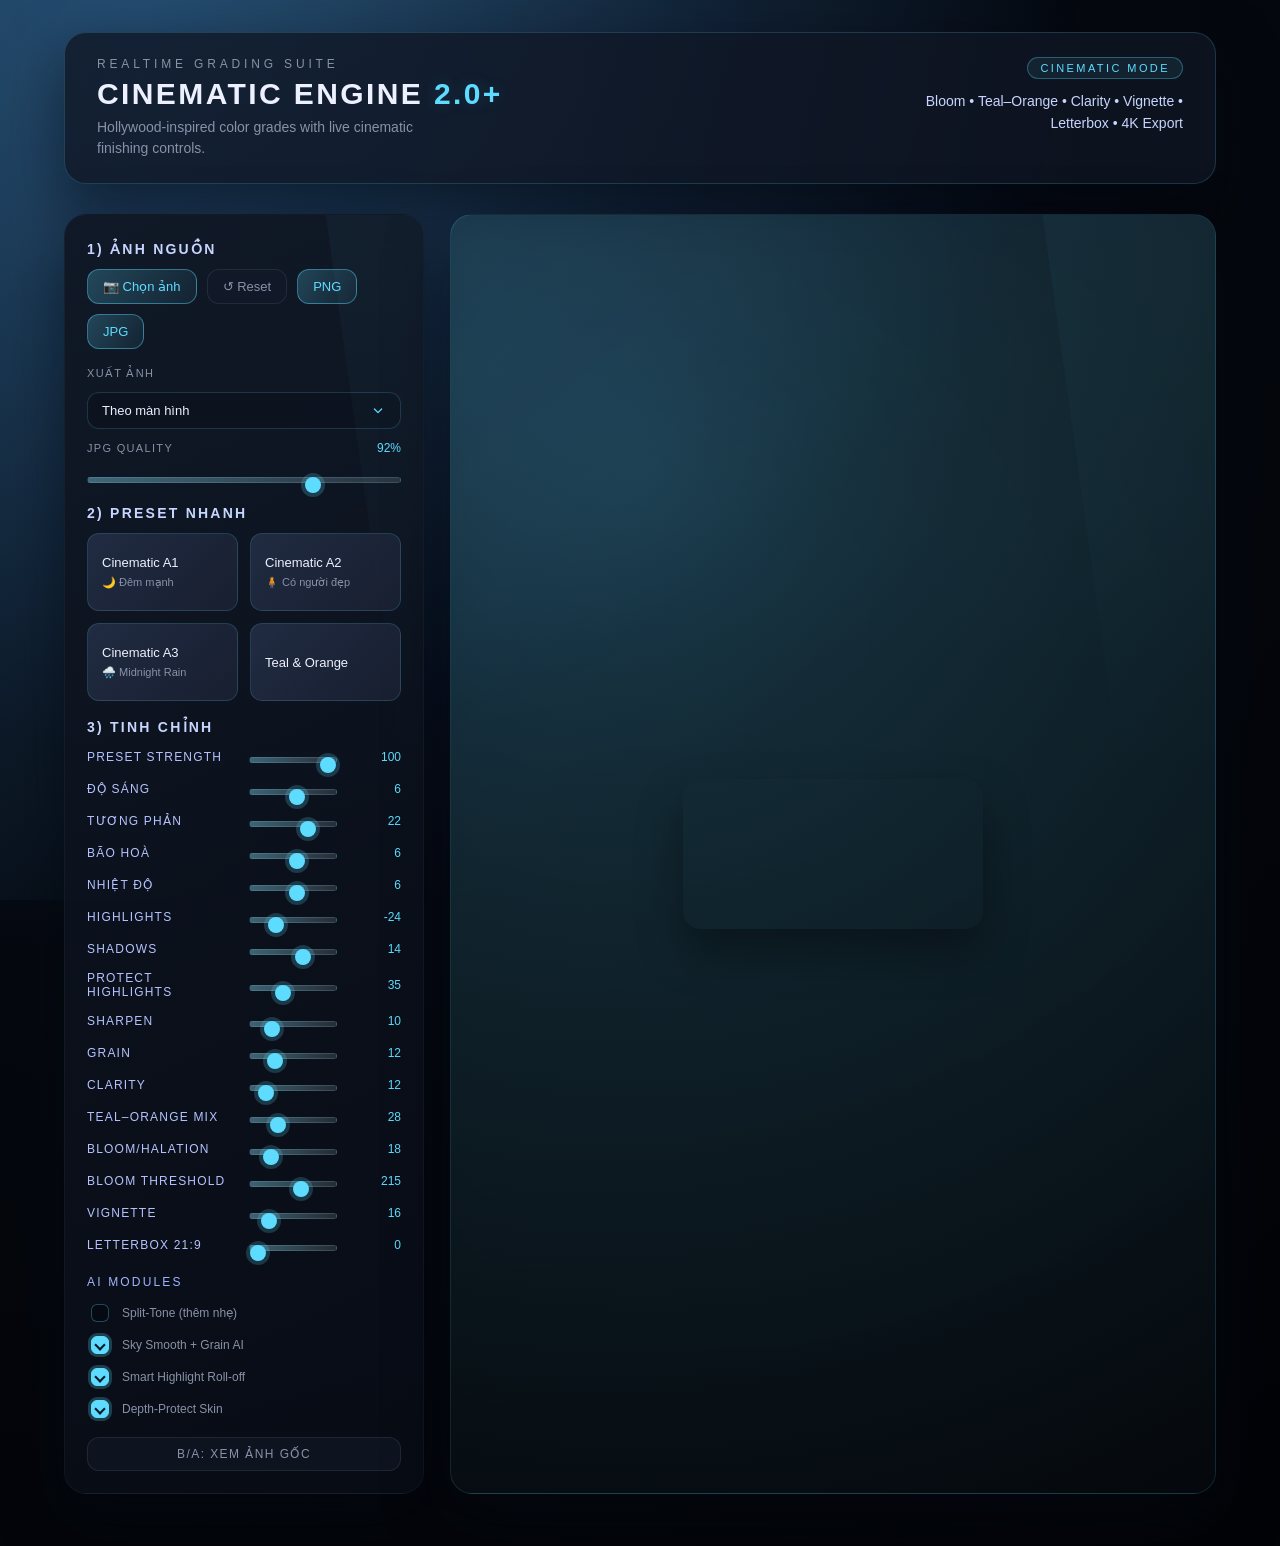
<file: index.html>
<!doctype html>
<html lang="vi">
<head>
<meta charset="utf-8">
<meta name="viewport" content="width=device-width,initial-scale=1">
<title>Cinematic Engine 2.0+</title>
<style>
  :root{
    --bg:#05070b;
    --bg-alt:#0b111b;
    --panel:#101724;
    --panel-border:rgba(94,220,255,.18);
    --text:#edf1ff;
    --muted:#8891a8;
    --accent:#5edcff;
    --accent-soft:rgba(94,220,255,.16);
    --shadow:0 24px 60px rgba(4,9,18,.55);
  }
  *{box-sizing:border-box;font-family:"Inter","Segoe UI",Roboto,"Helvetica Neue",Arial,sans-serif}
  body{margin:0;min-height:100vh;background:radial-gradient(circle at 10% 0%,#17294d 0%,#05080f 50%,#020306 100%);color:var(--text);display:flex;flex-direction:column;align-items:center;position:relative;overflow-x:hidden}
  body::before{content:"";position:fixed;inset:0;background-image:linear-gradient(115deg,rgba(94,220,255,.12) 0%,rgba(94,220,255,0) 42%),radial-gradient(circle at 20% -10%,rgba(94,220,255,.18),transparent 60%);opacity:.85;pointer-events:none;z-index:0}
  main{width:100%;max-width:1240px;padding:32px clamp(16px,4vw,44px) 52px;position:relative;z-index:1}
  header{display:flex;align-items:flex-start;justify-content:space-between;gap:24px;padding:24px clamp(18px,3vw,32px);margin-bottom:30px;background:rgba(16,23,36,.78);border:1px solid var(--panel-border);border-radius:22px;box-shadow:var(--shadow);backdrop-filter:blur(18px)}
  header .title-block{display:flex;flex-direction:column;gap:6px}
  header .eyebrow{font-size:12px;letter-spacing:.32em;text-transform:uppercase;color:var(--muted)}
  header strong{font-size:30px;font-weight:700;letter-spacing:.08em;text-transform:uppercase;display:block}
  header strong span{color:var(--accent);text-shadow:0 0 18px var(--accent-soft)}
  header .subtitle{font-size:14px;color:var(--muted);max-width:360px;line-height:1.5}
  header .meta{display:flex;flex-direction:column;gap:12px;align-items:flex-end;text-align:right}
  header .pill{align-self:flex-end;padding:4px 12px;border-radius:999px;border:1px solid rgba(94,220,255,.32);color:var(--accent);font-size:11px;letter-spacing:.22em;text-transform:uppercase;background:rgba(94,220,255,.08)}
  header .tagline{font-size:14px;color:#c7d6ff;max-width:280px;line-height:1.55}
  .wrap{display:grid;grid-template-columns:minmax(320px,360px) 1fr;gap:26px}
  .panel{position:relative;background:linear-gradient(155deg,rgba(16,23,36,.94),rgba(8,13,22,.9));border-radius:22px;border:1px solid rgba(255,255,255,.04);box-shadow:var(--shadow);padding:22px;overflow:hidden}
  .panel::before{content:"";position:absolute;inset:-52% -40% auto auto;width:58%;height:140%;background:radial-gradient(circle at top,rgba(94,220,255,.28),transparent 68%);opacity:.32;transform:rotate(-8deg);pointer-events:none}
  .panel h3{margin:18px 0 12px;font-size:14px;letter-spacing:.16em;text-transform:uppercase;color:#c7d6ff}
  .panel h3:first-of-type{margin-top:4px}
  .small{font-size:12px;color:var(--muted)}
  .section-heading{margin:20px 0 10px;font-size:12px;letter-spacing:.18em;text-transform:uppercase;color:#9fb5ff}
  .btns{display:flex;flex-wrap:wrap;gap:10px;margin-bottom:18px}
  button,.btn{border:none;outline:none;display:inline-flex;align-items:center;justify-content:center;gap:6px;padding:9px 15px;border-radius:12px;font-size:13px;font-weight:500;background:linear-gradient(135deg,rgba(35,46,70,.9),rgba(27,34,52,.82));border:1px solid rgba(94,220,255,.16);color:var(--text);cursor:pointer;transition:transform .18s ease,box-shadow .18s ease,background .18s ease;position:relative;z-index:1}
  button::after,.btn::after{content:"";position:absolute;inset:0;border-radius:inherit;background:linear-gradient(135deg,rgba(94,220,255,.14),rgba(94,220,255,0));opacity:0;transition:opacity .18s ease;z-index:-1}
  button:hover,.btn:hover{transform:translateY(-1px);box-shadow:0 12px 28px rgba(0,0,0,.35)}
  button:hover::after,.btn:hover::after{opacity:1}
  button:focus-visible,.btn:focus-visible{outline:2px solid var(--accent);outline-offset:2px}
  button.ghost{background:rgba(20,27,43,.55);border:1px solid rgba(255,255,255,.08);color:var(--muted)}
  button.accent,.btn.accent{background:linear-gradient(120deg,rgba(94,220,255,.24),rgba(94,220,255,.06));border:1px solid rgba(94,220,255,.42);color:var(--accent)}
  label.btn{cursor:pointer}
  input[type=file]{display:none}
  .field-label{display:flex;flex-direction:column;gap:6px;font-size:11px;letter-spacing:.12em;text-transform:uppercase;color:var(--muted);margin-bottom:12px}
  .field-label.split{flex-direction:row;align-items:center;justify-content:space-between}
  .field-label span{font-size:12px;letter-spacing:0;text-transform:none;color:var(--accent)}
  select,input[type=range]{width:100%;background:rgba(12,18,30,.68);border:1px solid rgba(94,220,255,.18);border-radius:12px;color:var(--text);padding:10px 14px;font-size:13px;margin-top:6px;appearance:none}
  select{background-image:url('data:image/svg+xml;utf8,<svg xmlns="http://www.w3.org/2000/svg" width="20" height="20" fill="%235edcff" viewBox="0 0 20 20"><path d="M5.5 7.5 10 12l4.5-4.5" stroke="%235edcff" stroke-width="1.6" stroke-linecap="round" stroke-linejoin="round" fill="none"/></svg>');background-repeat:no-repeat;background-position:right 14px center;background-size:16px;padding-right:38px}
  select:focus-visible,input[type=range]:focus-visible{outline:2px solid rgba(94,220,255,.42);outline-offset:2px}
  input[type=range]{height:6px;padding:0;background:linear-gradient(90deg,rgba(94,220,255,.3),rgba(94,220,255,0));margin:10px 0 4px}
  input[type=range]::-webkit-slider-thumb{appearance:none;height:16px;width:16px;border-radius:50%;background:var(--accent);box-shadow:0 0 0 4px rgba(94,220,255,.2);border:none}
  input[type=range]::-moz-range-thumb{height:16px;width:16px;border-radius:50%;background:var(--accent);box-shadow:0 0 0 4px rgba(94,220,255,.2);border:none}
  input[type=range]::-webkit-slider-runnable-track{height:6px;border-radius:999px;background:rgba(255,255,255,.12)}
  input[type=range]::-moz-range-track{height:6px;border-radius:999px;background:rgba(255,255,255,.12)}
  .grid2{display:grid;grid-template-columns:repeat(2,minmax(0,1fr));gap:12px}
  button.preset{flex-direction:column;align-items:flex-start;justify-content:center;text-align:left;min-height:78px;padding:14px}
  button.preset span{font-size:11px;color:var(--muted)}
  .control{display:grid;grid-template-columns:150px 1fr 52px;gap:12px;align-items:center;margin:12px 0}
  .control label{font-size:12px;letter-spacing:.1em;text-transform:uppercase;color:#b4c3ff}
  .control .small{justify-self:end;font-variant-numeric:tabular-nums;color:var(--accent)}
  #origSizeInfo{margin-top:10px;color:var(--muted)}
  #canvasWrap{display:flex;align-items:center;justify-content:center;background:radial-gradient(circle at 25% 20%,rgba(94,220,255,.22),rgba(5,8,13,.94));border-radius:22px;border:1px solid rgba(94,220,255,.14);box-shadow:var(--shadow);overflow:hidden;min-height:420px;position:relative}
  #canvasWrap::after{content:"";position:absolute;inset:0;background:linear-gradient(180deg,rgba(10,14,24,.45),transparent 35%,rgba(0,0,0,.35));mix-blend-mode:screen;opacity:.55;pointer-events:none}
  #canvasWrap canvas{position:relative;max-width:100%;max-height:82vh;border-radius:18px;box-shadow:0 22px 45px rgba(0,0,0,.38)}
  .ai-toggle-group{display:grid;gap:8px;margin-top:12px}
  .ai-toggle-group label{display:flex;gap:10px;align-items:center;font-size:12px;color:var(--muted);cursor:pointer}
  .ai-toggle-group input[type=checkbox]{appearance:none;width:18px;height:18px;border-radius:6px;border:1px solid rgba(94,220,255,.3);background:rgba(5,9,18,.8);position:relative;transition:all .18s ease}
  .ai-toggle-group input[type=checkbox]:checked{background:var(--accent);border-color:var(--accent);box-shadow:0 0 0 3px rgba(94,220,255,.24)}
  .ai-toggle-group input[type=checkbox]::after{content:"";position:absolute;inset:4px;border:2px solid #031726;border-top:none;border-left:none;transform:rotate(45deg);opacity:0}
  .ai-toggle-group input[type=checkbox]:checked::after{opacity:1}
  #beforeAfterBtn{width:100%;margin-top:16px;justify-content:center;font-size:12px;letter-spacing:.12em;text-transform:uppercase}
  @media (max-width:1080px){.wrap{grid-template-columns:1fr}#canvasWrap{min-height:360px}}
  @media (max-width:720px){header{flex-direction:column;align-items:flex-start;text-align:left}header .meta{align-items:flex-start;text-align:left}header .tagline{max-width:none}}
</style>
</head>
<body>
<main>
<header>
  <div class="title-block">
    <div class="eyebrow">Realtime grading suite</div>
    <strong>Cinematic Engine <span>2.0+</span></strong>
    <div class="subtitle">Hollywood-inspired color grades with live cinematic finishing controls.</div>
  </div>
  <div class="meta">
    <span class="pill">Cinematic Mode</span>
    <div class="tagline">Bloom • Teal–Orange • Clarity • Vignette • Letterbox • 4K Export</div>
  </div>
</header>

<div class="wrap">
  <div class="panel">
    <h3>1) Ảnh nguồn</h3>
    <div class="btns">
      <label class="btn accent">📷 Chọn ảnh<input id="file" type="file" accept="image/*"></label>
      <button id="reset" class="ghost">↺ Reset</button>
      <button id="downloadPng" class="accent">PNG</button>
      <button id="downloadJpg" class="accent">JPG</button>
    </div>
    <label class="field-label">Xuất ảnh
      <select id="exportSize">
        <option value="display">Theo màn hình</option>
        <option value="original">Kích thước gốc</option>
      </select>
    </label>
    <label class="field-label split">JPG Quality <span id="jpgQVal">92%</span></label>
    <input id="jpgQuality" type="range" min="70" max="100" value="92">
    <div id="origSizeInfo" class="small"></div>

    <h3>2) Preset nhanh</h3>
    <div class="grid2">
      <button class="preset" data-preset="cinA1">Cinematic A1<br><span class="small">🌙 Đêm mạnh</span></button>
      <button class="preset" data-preset="cinA2">Cinematic A2<br><span class="small">🧍 Có người đẹp</span></button>
      <button class="preset" data-preset="cinA3">Cinematic A3<br><span class="small">🌧️ Midnight Rain</span></button>
      <button class="preset" data-preset="teal">Teal & Orange</button>
    </div>

    <h3>3) Tinh chỉnh</h3>
    <div id="controls"></div>

    <div class="section-heading">AI Modules</div>
    <div class="ai-toggle-group">
      <label><input type="checkbox" id="splitTone"> Split-Tone (thêm nhẹ)</label>
      <label><input type="checkbox" id="skySmooth" checked> Sky Smooth + Grain AI</label>
      <label><input type="checkbox" id="smartHL" checked> Smart Highlight Roll-off</label>
      <label><input type="checkbox" id="depthSkin" checked> Depth-Protect Skin</label>
    </div>
    <button id="beforeAfterBtn" class="ghost">B/A: Xem ảnh gốc</button>
  </div>

  <div class="panel" id="canvasWrap">
    <canvas id="c"></canvas>
  </div>
</div>
</main>

<script>
// ===== DOM
const c=document.getElementById('c'), ctx=c.getContext('2d',{willReadFrequently:true});
const file=document.getElementById('file');
const exportSizeEl=document.getElementById('exportSize');
const jpgQEl=document.getElementById('jpgQuality');
const jpgQVal=document.getElementById('jpgQVal');
const origSizeInfo=document.getElementById('origSizeInfo');
const splitToneEl=document.getElementById('splitTone');
const baBtn=document.getElementById('beforeAfterBtn');

let originalBitmap=null, imageDataOriginal=null, showingOriginal=false;

// ===== Params
const P={
  preset:100, brightness:6, contrast:22, saturation:6, temperature:6,
  highlights:-24, shadows:14, sharpen:10, grain:12, protectHL:35,
  // new cinematic controls
  bloomStrength:18, bloomThreshold:215,
  clarity:12, vignette:16, tealOrange:28, letterbox:0,
  // ai toggles
  skySmooth:true, smartHL:true, depthSkin:true
};

const sliders=[
  {key:'preset',label:'Preset Strength',min:0,max:100},
  {key:'brightness',label:'Độ sáng',min:-50,max:50},
  {key:'contrast',label:'Tương phản',min:-50,max:50},
  {key:'saturation',label:'Bão hoà',min:-50,max:50},
  {key:'temperature',label:'Nhiệt độ',min:-50,max:50},
  {key:'highlights',label:'Highlights',min:-50,max:50},
  {key:'shadows',label:'Shadows',min:-50,max:50},
  {key:'protectHL',label:'Protect Highlights',min:0,max:100},
  {key:'sharpen',label:'Sharpen',min:0,max:50},
  {key:'grain',label:'Grain',min:0,max:50},
  // new
  {key:'clarity',label:'Clarity',min:0,max:100},
  {key:'tealOrange',label:'Teal–Orange Mix',min:0,max:100},
  {key:'bloomStrength',label:'Bloom/Halation',min:0,max:100},
  {key:'bloomThreshold',label:'Bloom Threshold',min:150,max:255},
  {key:'vignette',label:'Vignette',min:0,max:100},
  {key:'letterbox',label:'Letterbox 21:9',min:0,max:100}
];

function makeControls(){
  const el=document.getElementById('controls'); el.innerHTML='';
  sliders.forEach(s=>{
    const row=document.createElement('div'); row.className='control';
    row.innerHTML=`<label>${s.label}</label>
      <input id="sl-${s.key}" type="range" min="${s.min}" max="${s.max}" value="${P[s.key]}">
      <div class="small" id="val-${s.key}">${P[s.key]}</div>`;
    el.appendChild(row);
    row.querySelector('input').addEventListener('input',e=>{
      P[s.key]=+e.target.value;
      row.querySelector('#val-'+s.key).textContent=e.target.value;
      draw();
    });
  });
}
makeControls();

// ===== Load & Fit
function fitCanvas(w,h){
  const maxW=document.getElementById('canvasWrap').clientWidth-16;
  const maxH=window.innerHeight*0.78;
  const r=Math.min(maxW/w,maxH/h,1);
  c.width=Math.round(w*r); c.height=Math.round(h*r);
  origSizeInfo.textContent=`Gốc: ${w}×${h} | Hiển thị: ${c.width}×${c.height}`;
}

file.onchange=async e=>{ await load(e.target.files?.[0]); };
async function load(f){
  if(!f) return;
  originalBitmap = await createImageBitmap(f); // no fetch
  fitCanvas(originalBitmap.width, originalBitmap.height);
  ctx.drawImage(originalBitmap,0,0,c.width,c.height);
  imageDataOriginal = ctx.getImageData(0,0,c.width,c.height);
  showingOriginal=false; baBtn.textContent='B/A: Xem ảnh gốc';
  draw();
}

// ===== Utils
const clamp=v=>v<0?0:(v>255?255:v);
const luma=(r,g,b)=>0.2126*r+0.7152*g+0.0722*b;
function rgb2hsl(r,g,b){
  r/=255;g/=255;b/=255;
  const max=Math.max(r,g,b),min=Math.min(r,g,b);
  let h=0,s=0,l=(max+min)/2;
  if(max!==min){
    const d=max-min;
    s=l>0.5?d/(2-max-min):d/(max+min);
    switch(max){case r:h=(g-b)/d+(g<b?6:0);break;
                case g:h=(b-r)/d+2;break;
                case b:h=(r-g)/d+4;}
    h/=6;
  }
  return[h,s,l];
}
function hsl2rgb(h,s,l){
  let r,g,b;
  if(s===0) r=g=b=l;
  else{
    const q=l<.5?l*(1+s):l+s-l*s,p=2*l-q;
    const f=t=>{ if(t<0)t+=1;if(t>1)t-=1;
      if(t<1/6)return p+(q-p)*6*t;
      if(t<1/2)return q;
      if(t<2/3)return p+(q-p)*(2/3-t)*6;
      return p; };
    r=f(h+1/3); g=f(h); b=f(h-1/3);
  }
  return[r*255,g*255,b*255];
}
const getHue=(r,g,b)=>rgb2hsl(r,g,b)[0]*360;
const isSky=(r,g,b)=>{const Y=luma(r,g,b),h=getHue(r,g,b);return (h>170&&h<255&&Y>70);} ;

// ===== Effects
function clarityLuma(data,w,h,amt){
  if(amt<=0) return;
  const src=new Uint8ClampedArray(data);
  const k=[0,-1,0,-1,5,-1,0,-1,0];
  const a=amt/120;
  for(let y=1;y<h-1;y++){
    for(let x=1;x<w-1;x++){
      let hp=0,ki=0;
      for(let j=-1;j<=1;j++){
        for(let i=-1;i<=1;i++){
          const p=((y+j)*w+(x+i))*4;
          const Y=luma(src[p],src[p+1],src[p+2]);
          hp += Y*k[ki++];
        }
      }
      const p=(y*w+x)*4, boost=a*hp;
      data[p]=clamp(data[p]+boost);
      data[p+1]=clamp(data[p+1]+boost);
      data[p+2]=clamp(data[p+2]+boost);
    }
  }
}

function tealOrangeRemap(data,mix){
  if(mix<=0) return;
  const m=mix/100;
  for(let i=0;i<data.length;i+=4){
    const r=data[i], g=data[i+1], b=data[i+2];
    const Y=luma(r,g,b);
    const t=Math.max(0,(170-Y)/170), h=Math.max(0,(Y-160)/95);
    const rr=r + (-8*t + 16*h);
    const gg=g + (12*t + 6*h);
    const bb=b + (18*t - 10*h);
    data[i]=clamp(r*(1-m)+rr*m);
    data[i+1]=clamp(g*(1-m)+gg*m);
    data[i+2]=clamp(b*(1-m)+bb*m);
  }
}

function skySmoothAdaptive(data,w,h){
  const src=new Uint8ClampedArray(data);
  const rad=1;
  for(let y=1;y<h-1;y++){
    for(let x=1;x<w-1;x++){
      const p=(y*w+x)*4;
      const r=src[p],g=src[p+1],b=src[p+2];
      if(!isSky(r,g,b)) continue;
      let muR=0,muG=0,muB=0,cnt=0;
      for(let j=-rad;j<=rad;j++) for(let i=-rad;i<=rad;i++){
        const q=((y+j)*w+(x+i))*4;
        muR+=src[q]; muG+=src[q+1]; muB+=src[q+2]; cnt++;
      }
      muR/=cnt; muG/=cnt; muB/=cnt;
      let varSum=0;
      for(let j=-rad;j<=rad;j++) for(let i=-rad;i<=rad;i++){
        const q=((y+j)*w+(x+i))*4;
        varSum+=Math.abs(src[q]-muR)+Math.abs(src[q+1]-muG)+Math.abs(src[q+2]-muB);
      }
      const flat=Math.max(0,1-varSum/(cnt*60));
      const a=0.35*flat;
      data[p]=clamp(src[p]*(1-a)+muR*a);
      data[p+1]=clamp(src[p+1]*(1-a)+muG*a);
      data[p+2]=clamp(src[p+2]*(1-a)+muB*a);
    }
  }
}

function grain(data,a){
  if(a<=0) return;
  for(let i=0;i<data.length;i+=4){
    const r=data[i],g=data[i+1],b=data[i+2];
    const base=(Math.random()*2-1)*30*a;
    const n = base*(isSky(r,g,b)?1.6:1.0);
    data[i]=clamp(r+n); data[i+1]=clamp(g+n); data[i+2]=clamp(b+n);
  }
}

function sharpen(data,w,h,amt){
  if(amt<=0) return;
  const src=new Uint8ClampedArray(data);
  const k=[0,-1,0,-1,5,-1,0,-1,0];
  for(let y=1;y<h-1;y++){
    for(let x=1;x<w-1;x++){
      const idx=(y*w+x)*4;
      for(let c=0;c<3;c++){
        let sum=0,ki=0;
        for(let j=-1;j<=1;j++) for(let i=-1;i<=1;i++){
          const p=((y+j)*w+(x+i))*4+c;
          sum+=src[p]*k[ki++];
        }
        data[idx+c]=clamp(src[idx+c]*(1-amt)+sum*amt);
      }
    }
  }
}

function bloomAdd(data,w,h,strength,threshold){
  if(strength<=0) return;
  const s=strength/100;
  const dw=Math.max(1,(w/4)|0), dh=Math.max(1,(h/4)|0);
  const small=new Float32Array(dw*dh*3);
  // downsample + bright pass
  for(let y=0;y<dh;y++){
    for(let x=0;x<dw;x++){
      let rSum=0,gSum=0,bSum=0,cnt=0;
      for(let j=0;j<4;j++) for(let i=0;i<4;i++){
        const sx=Math.min(w-1,x*4+i), sy=Math.min(h-1,y*4+j);
        const p=(sy*w+sx)*4;
        const r=data[p], g=data[p+1], b=data[p+2];
        const Y=luma(r,g,b);
        if(Y>=threshold){ rSum+=r; gSum+=g; bSum+=b; cnt++; }
      }
      const o=(y*dw+x)*3;
      if(cnt>0){ small[o]=rSum/cnt; small[o+1]=gSum/cnt; small[o+2]=bSum/cnt; }
    }
  }
  // simple box-blur 2 passes
  const blur=(buf)=>{
    const tmp=new Float32Array(buf.length);
    // horiz
    for(let y=0;y<dh;y++){
      for(let x=0;x<dw;x++){
        let r=0,g=0,b=0,c=0;
        for(let k=-1;k<=1;k++){
          const xx=Math.min(dw-1,Math.max(0,x+k));
          const o=(y*dw+xx)*3; r+=buf[o]; g+=buf[o+1]; b+=buf[o+2]; c++;
        }
        const t=(y*dw+x)*3; tmp[t]=r/c; tmp[t+1]=g/c; tmp[t+2]=b/c;
      }
    }
    // vert
    for(let y=0;y<dh;y++){
      for(let x=0;x<dw;x++){
        let r=0,g=0,b=0,c=0;
        for(let k=-1;k<=1;k++){
          const yy=Math.min(dh-1,Math.max(0,y+k));
          const o=(yy*dw+x)*3; r+=tmp[o]; g+=tmp[o+1]; b+=tmp[o+2]; c++;
        }
        const t=(y*dw+x)*3; buf[t]=r/c; buf[t+1]=g/c; buf[t+2]=b/c;
      }
    }
  };
  blur(small); blur(small);
  // upsample + add
  for(let y=0;y<h;y++){
    for(let x=0;x<w;x++){
      const sx=Math.min(dw-1,Math.max(0,Math.round(x/4)));
      const sy=Math.min(dh-1,Math.max(0,Math.round(y/4)));
      const so=(sy*dw+sx)*3;
      const p=(y*w+x)*4;
      data[p]=clamp(data[p] + small[so]*s);
      data[p+1]=clamp(data[p+1] + small[so+1]*s);
      data[p+2]=clamp(data[p+2] + small[so+2]*s);
    }
  }
}

function vignetteAdaptive(data,w,h,amt,letterbox){
  const a=amt/100;
  if(a>0){
    const cx=w/2, cy=h/2;
    const maxD=Math.sqrt(cx*cx+cy*cy);
    for(let y=0;y<h;y++){
      for(let x=0;x<w;x++){
        const p=(y*w+x)*4;
        const d=Math.sqrt((x-cx)*(x-cx)+(y-cy)*(y-cy))/maxD;
        const v=1 - a*(d*d);
        data[p]*=v; data[p+1]*=v; data[p+2]*=v;
      }
    }
  }
  if(letterbox>0){
    const k=0.5 + (letterbox/100)*0.4;
    const targetH=Math.round(w/2.333); // 21:9
    const bar=Math.max(0, Math.round((h-targetH)*k/2));
    if(bar>0){
      for(let y=0;y<bar;y++){
        for(let x=0;x<w;x++){
          const p=(y*w+x)*4, q=((h-1-y)*w+x)*4;
          data[p]=data[p+1]=data[p+2]=0;
          data[q]=data[q+1]=data[q+2]=0;
        }
      }
    }
  }
}

// ===== Core process + blend
function process(out,src,w,h){
  const outBuf = out && out.data ? out.data : out;
  const srcBuf = src && src.data ? src.data : src;
  if(!outBuf || !srcBuf) return;

  const bAdd=P.brightness*1.0;
  const contrast=1+(P.contrast/100)*0.9;
  const satBase=1+(P.saturation/100);
  const tempR=1+(P.temperature/100)*.25;
  const tempB=1-(P.temperature/100)*.18;

  for(let i=0;i<srcBuf.length;i+=4){
    let r=srcBuf[i], g=srcBuf[i+1], b=srcBuf[i+2];
    r*=tempR; b*=tempB;
    r=(r-128)*contrast+128+bAdd;
    g=(g-128)*contrast+128+bAdd;
    b=(b-128)*contrast+128+bAdd;

    const Y=luma(r,g,b);
    if(Y>165){const k=(Y-165)/90; const adj=-(P.highlights/100)*85*k; r-=adj; g-=adj; b-=adj;}
    if(Y<90){ const k=1-(Y/90);   const adj=(P.shadows/100)*75*k;  r+=adj; g+=adj; b+=adj;}

    let [h,s,l]=rgb2hsl(r,g,b); s*=satBase;
    if(splitToneEl.checked){
      const t=Math.max(0,(170-Y)/170);
      r+=-10*t; g+=12*t; b+=20*t;
      const hlt=Math.max(0,(Y-160)/95);
      r+=18*hlt; g+=6*hlt; b+=-10*hlt;
    }else{
      [r,g,b]=hsl2rgb(h,s,l);
    }

    // Smart Highlight Roll-off
    if(P.smartHL){
      let Y2=luma(r,g,b);
      const tHL=Math.max(0,(Y2-200)/55);
      const protect=(P.protectHL/100)*tHL;
      if(protect>0){
        const target=Y2*(1.0-0.65*protect);
        const sL=(Y2>0?target/Y2:1.0);
        r*=sL; g*=sL; b*=sL;
        const gray=target, desat=0.25*protect;
        r=gray+(r-gray)*(1-desat);
        g=gray+(g-gray)*(1-desat);
        b=gray+(b-gray)*(1-desat);
      }
    }

    outBuf[i]=clamp(r); outBuf[i+1]=clamp(g); outBuf[i+2]=clamp(b); outBuf[i+3]=255;
  }

  if(P.sharpen>0) sharpen(outBuf,w,h,P.sharpen/100);
  if(P.skySmooth) skySmoothAdaptive(outBuf,w,h);
  if(P.grain>0)   grain(outBuf,P.grain/100);
}

function blend(out,src,w,h,amt){
  if(amt>=1) return;
  for(let i=0;i<src.length;i+=4){
    const r0=src[i], g0=src[i+1], b0=src[i+2];
    const r1=out[i], g1=out[i+1], b1=out[i+2];
    const [h,s,l]=rgb2hsl(r0,g0,b0);
    const hue=h*360;
    const Ysrc=luma(r0,g0,b0), Yout=luma(r1,g1,b1);

    let protectSkin=0;
    if(hue>15&&hue<45&&Ysrc>60&&Ysrc<230){
      protectSkin=0.4;
      if(P.depthSkin){
        const darken=Math.max(0,(Ysrc-Yout)/60);
        protectSkin=Math.min(0.65, protectSkin+0.35*darken);
      }
    }

    const protectHL=(P.protectHL/100) * Math.max(0,(Yout-230)/25);
    const a = amt * (1-protectSkin);
    const mixHL = Math.min(1, protectHL);
    const aFinal = a*(1-mixHL) + (1-a)*mixHL;

    out[i]  = clamp(r0*(1-aFinal) + r1*aFinal);
    out[i+1]= clamp(g0*(1-aFinal) + g1*aFinal);
    out[i+2]= clamp(b0*(1-aFinal) + b1*aFinal);
  }
}

// ===== Draw pipeline
function draw(){
  if(!imageDataOriginal) return;
  if(showingOriginal){ ctx.putImageData(imageDataOriginal,0,0); return; }
  const w=c.width, h=c.height;
  const out=ctx.createImageData(imageDataOriginal);
  process(out,imageDataOriginal,w,h);
  blend(out.data,imageDataOriginal.data,w,h,P.preset/100);
  // Cinematic extras
  if(P.clarity>0)      clarityLuma(out.data,w,h,P.clarity);
  if(P.tealOrange>0)   tealOrangeRemap(out.data,P.tealOrange);
  if(P.bloomStrength>0) bloomAdd(out.data,w,h,P.bloomStrength,P.bloomThreshold);
  if(P.vignette>0 || P.letterbox>0) vignetteAdaptive(out.data,w,h,P.vignette,P.letterbox);
  ctx.putImageData(out,0,0);
}

// ===== Presets
const presets={
  cinA1(){ applyPreset({
    preset:100, brightness:4, contrast:26, saturation:5, temperature:6,
    highlights:-28, shadows:20, sharpen:10, grain:14,
    clarity:10, tealOrange:28, bloomStrength:14, bloomThreshold:215, vignette:18, letterbox:0
  }); },
  cinA2(){ applyPreset({
    preset:100, brightness:8, contrast:18, saturation:8, temperature:10,
    highlights:-20, shadows:12, sharpen:8, grain:12,
    clarity:8, tealOrange:22, bloomStrength:10, bloomThreshold:220, vignette:12, letterbox:0
  }); },
  cinA3(){ applyPreset({
    preset:100, brightness:-2, contrast:24, saturation:6, temperature:-2,
    highlights:-30, shadows:24, sharpen:12, grain:16,
    clarity:14, tealOrange:38, bloomStrength:20, bloomThreshold:200, vignette:20, letterbox:22
  }); },
  teal(){ applyPreset({
    preset:100, brightness:6, contrast:22, saturation:10, temperature:6,
    highlights:-28, shadows:16, sharpen:14, grain:14,
    clarity:8, tealOrange:26, bloomStrength:8, bloomThreshold:220, vignette:10, letterbox:0
  }); }
};

function applyPreset(o){
  Object.assign(P,o);
  splitToneEl.checked=false;
  sliders.forEach(s=>{
    const el=document.getElementById('sl-'+s.key);
    const v=document.getElementById('val-'+s.key);
    if(el){ el.value=P[s.key]; if(v) v.textContent=P[s.key]; }
  });
  draw();
}
document.querySelectorAll('.preset').forEach(btn=>{
  btn.addEventListener('click',()=>{ const fn=presets[btn.dataset.preset]; if(typeof fn==='function') fn(); });
});

// ===== Reset & BA
document.getElementById('reset').onclick=()=>{
  Object.assign(P, {preset:100, brightness:0, contrast:0, saturation:0, temperature:0,
    highlights:0, shadows:0, sharpen:0, grain:0, protectHL:35,
    bloomStrength:0, bloomThreshold:215, clarity:0, vignette:0, tealOrange:0, letterbox:0,
    skySmooth:true, smartHL:true, depthSkin:true
  });
  splitToneEl.checked=false;
  document.getElementById('skySmooth').checked=P.skySmooth;
  document.getElementById('smartHL').checked=P.smartHL;
  document.getElementById('depthSkin').checked=P.depthSkin;
  makeControls(); draw();
};

baBtn.onclick=()=>{
  showingOriginal=!showingOriginal;
  if(showingOriginal){ ctx.putImageData(imageDataOriginal,0,0); baBtn.textContent='B/A: Đang xem ẢNH GỐC (nhấn để trở lại)'; }
  else { baBtn.textContent='B/A: Xem ảnh gốc'; draw(); }
};
c.addEventListener('mousedown',()=>{showingOriginal=true;ctx.putImageData(imageDataOriginal,0,0)});
c.addEventListener('mouseup',()=>{showingOriginal=false;draw()});

// ===== AI toggles
document.getElementById('skySmooth').onchange=e=>{P.skySmooth=e.target.checked;draw();}
document.getElementById('smartHL').onchange=e=>{P.smartHL=e.target.checked;draw();}
document.getElementById('depthSkin').onchange=e=>{P.depthSkin=e.target.checked;draw();}

// ===== Download
function download(fmt){
  if(!c.width) return alert('Chưa có ảnh');
  const q=Number(jpgQEl.value)/100;
  const name=`edited.${fmt==='jpeg'?'jpg':'png'}`;
  if(exportSizeEl.value==='original' && originalBitmap){
    const oc=document.createElement('canvas');
    oc.width=originalBitmap.width; oc.height=originalBitmap.height;
    const octx=oc.getContext('2d',{willReadFrequently:true});
    octx.drawImage(originalBitmap,0,0,oc.width,oc.height);
    const src=octx.getImageData(0,0,oc.width,oc.height);
    const out=octx.createImageData(src);
    process(out,src,oc.width,oc.height);
    blend(out.data,src.data,oc.width,oc.height,P.preset/100);
    if(P.clarity>0)      clarityLuma(out.data,oc.width,oc.height,P.clarity);
    if(P.tealOrange>0)   tealOrangeRemap(out.data,P.tealOrange);
    if(P.bloomStrength>0) bloomAdd(out.data,oc.width,oc.height,P.bloomStrength,P.bloomThreshold);
    if(P.vignette>0 || P.letterbox>0) vignetteAdaptive(out.data,oc.width,oc.height,P.vignette,P.letterbox);
    octx.putImageData(out,0,0);
    const a=document.createElement('a'); a.download=name; a.href=oc.toDataURL('image/'+fmt,q); a.click();
  }else{
    const a=document.createElement('a'); a.download=name; a.href=c.toDataURL('image/'+fmt,q); a.click();
  }
}
document.getElementById('downloadPng').onclick=()=>download('png');
document.getElementById('downloadJpg').onclick=()=>download('jpeg');
jpgQEl.oninput=()=>jpgQVal.textContent=jpgQEl.value+'%';
window.onresize=()=>{
  if(!originalBitmap) return;
  fitCanvas(originalBitmap.width, originalBitmap.height);
  ctx.drawImage(originalBitmap,0,0,c.width,c.height);
  imageDataOriginal=ctx.getImageData(0,0,c.width,c.height);
  draw();
};
</script>
</body>
</html>
</file>
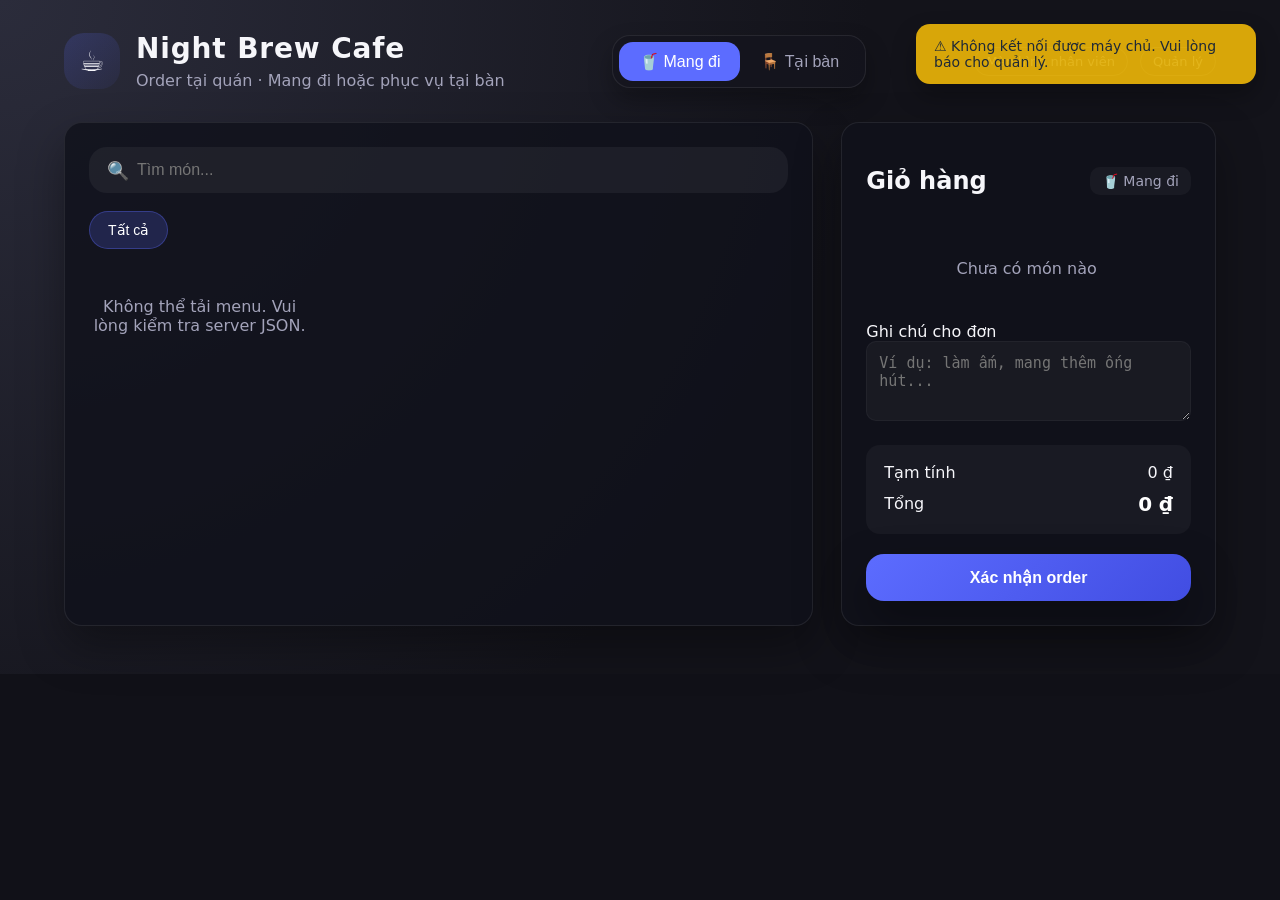
<file: cafe-order/index.html>
<!DOCTYPE html>
<html lang="vi">
<head>
  <meta charset="UTF-8" />
  <meta name="viewport" content="width=device-width, initial-scale=1.0" />
  <title>Night Brew Cafe · Order</title>
  <link rel="stylesheet" href="assets/css/style.css" />
</head>
<body class="dark">
  <div class="toast-stack" id="toastStack"></div>
  <div class="page">
    <header class="app-header">
      <div class="logo-block">
        <div class="logo">☕</div>
        <div>
          <h1>Night Brew Cafe</h1>
          <p>Order tại quán · Mang đi hoặc phục vụ tại bàn</p>
        </div>
      </div>
      <div class="order-type-toggle" id="orderTypeToggle">
        <button class="toggle-btn active" data-type="takeaway">🥤 Mang đi</button>
        <button class="toggle-btn" data-type="table">🪑 Tại bàn</button>
      </div>
      <div class="table-input" id="tableInputWrap">
        <label for="tableNumber">Số bàn</label>
        <input type="text" id="tableNumber" placeholder="Nhập số bàn" autocomplete="off" />
      </div>
      <nav class="app-shortcuts">
        <a href="staff.html" class="shortcut-link">Màn hình nhân viên</a>
        <a href="manager.html" class="shortcut-link">Quản lý</a>
      </nav>
    </header>

    <main class="layout">
      <section class="menu-panel">
        <div class="search-filter">
          <div class="search-box">
            <input type="search" id="searchInput" placeholder="Tìm món..." />
            <span class="icon">🔍</span>
          </div>
          <div class="category-filter" id="categoryFilter">
            <button class="chip active" data-category="all">Tất cả</button>
          </div>
        </div>

        <div class="menu-grid" id="menuGrid">
          <div class="empty">Đang tải menu...</div>
        </div>
      </section>

      <aside class="cart-panel">
        <div class="cart-header">
          <h2>Giỏ hàng</h2>
          <div class="order-summary-line" id="cartOrderType">🥤 Mang đi</div>
        </div>
        <div class="order-summary-note" id="cartOrderNote"></div>

        <div class="cart-items" id="cartItems">
          <div class="empty">Chưa có món nào</div>
        </div>

        <div class="cart-note">
          <label for="orderNote">Ghi chú cho đơn</label>
          <textarea id="orderNote" rows="3" placeholder="Ví dụ: làm ấm, mang thêm ống hút..."></textarea>
        </div>

        <div class="cart-total" id="cartTotal">
          <div class="line">
            <span>Tạm tính</span>
            <span>0₫</span>
          </div>
          <div class="line total">
            <span>Tổng</span>
            <span>0₫</span>
          </div>
        </div>

        <button class="primary-btn" id="confirmOrderBtn">Xác nhận order</button>
      </aside>
    </main>
  </div>

  <div class="modal" id="productModal" aria-hidden="true">
    <div class="modal-content">
      <button class="close-btn" id="closeModal">×</button>
      <div class="modal-body">
        <h3 id="modalProductName">Tên món</h3>
        <p class="modal-desc" id="modalProductDesc"></p>
        <div class="option-group">
          <span class="group-label">Size</span>
          <div class="option-row" data-option="size">
            <label><input type="radio" name="modalSize" value="S" /> S</label>
            <label><input type="radio" name="modalSize" value="M" checked /> M</label>
            <label><input type="radio" name="modalSize" value="L" /> L</label>
          </div>
        </div>
        <div class="option-group">
          <span class="group-label">Đá</span>
          <div class="option-row" data-option="ice">
            <label><input type="radio" name="modalIce" value="0%" /> 0%</label>
            <label><input type="radio" name="modalIce" value="30%" /> 30%</label>
            <label><input type="radio" name="modalIce" value="50%" checked /> 50%</label>
            <label><input type="radio" name="modalIce" value="70%" /> 70%</label>
            <label><input type="radio" name="modalIce" value="100%" /> 100%</label>
          </div>
        </div>
        <div class="option-group">
          <span class="group-label">Đường</span>
          <div class="option-row" data-option="sugar">
            <label><input type="radio" name="modalSugar" value="0%" /> 0%</label>
            <label><input type="radio" name="modalSugar" value="30%" /> 30%</label>
            <label><input type="radio" name="modalSugar" value="50%" checked /> 50%</label>
            <label><input type="radio" name="modalSugar" value="70%" /> 70%</label>
            <label><input type="radio" name="modalSugar" value="100%" /> 100%</label>
          </div>
        </div>
        <div class="option-group">
          <span class="group-label">Ghi chú món</span>
          <textarea id="modalItemNote" rows="2" placeholder="Ví dụ: ít đá, thêm shot espresso..."></textarea>
        </div>
        <div class="modal-footer">
          <span class="price" id="modalProductPrice">0₫</span>
          <button class="primary-btn" id="addToCartBtn">Thêm vào giỏ</button>
        </div>
      </div>
    </div>
  </div>

  <button class="cart-toggle" id="cartToggleBtn">🛒 Xem giỏ hàng</button>
  <div class="cart-overlay" id="cartOverlay"></div>

  <div class="modal success" id="feedbackModal" aria-hidden="true">
    <div class="modal-content">
      <div class="modal-body">
        <h3 id="feedbackTitle">🎉 Đặt món thành công</h3>
        <div id="feedbackOrderInfo">
          <p>Mã đơn: <strong id="successOrderCode"></strong></p>
          <p>Loại đơn: <span id="successOrderType"></span></p>
          <p class="table-line" id="successOrderTable"></p>
          <p>Tổng tiền: <strong id="successOrderTotal"></strong></p>
        </div>
        <p id="feedbackMessage" class="feedback-message"></p>
        <button class="primary-btn" id="closeFeedbackBtn">Đóng</button>
      </div>
    </div>
  </div>

  <script src="assets/js/config.js"></script>
  <script src="assets/js/app.js"></script>
</body>
</html>
</file>
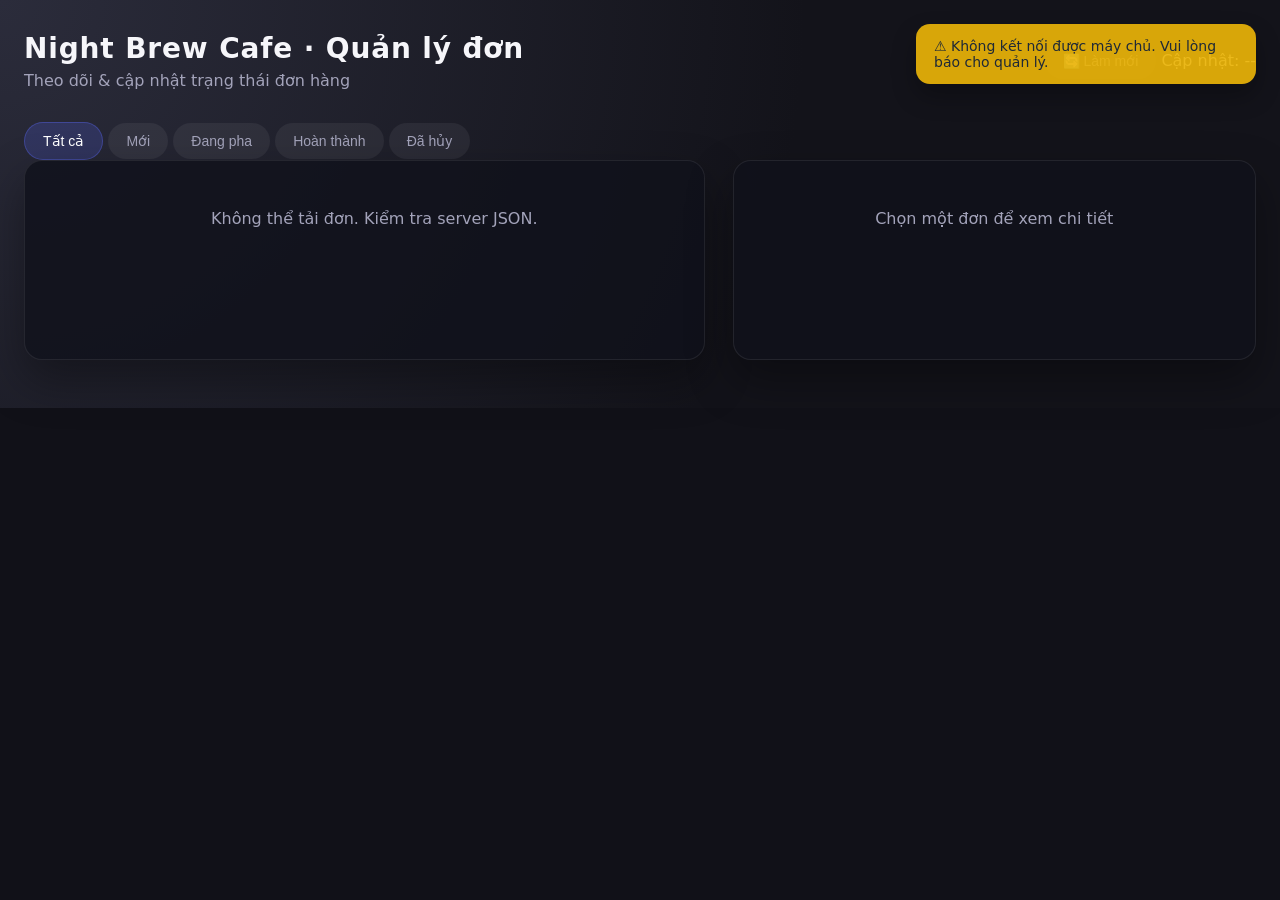
<file: cafe-order/admin.html>
<!DOCTYPE html>
<html lang="vi">
<head>
  <meta charset="UTF-8" />
  <meta name="viewport" content="width=device-width, initial-scale=1.0" />
  <title>Night Brew Cafe · Admin Orders</title>
  <link rel="stylesheet" href="assets/css/style.css" />
</head>
<body class="dark admin">
  <div class="toast-stack" id="toastStack"></div>
  <div class="page admin-page">
    <header class="admin-header">
      <div>
        <h1>Night Brew Cafe · Quản lý đơn</h1>
        <p>Theo dõi & cập nhật trạng thái đơn hàng</p>
      </div>
      <div class="refresh-controls">
        <button class="chip" id="refreshBtn">🔄 Làm mới</button>
        <span class="timestamp">Cập nhật: <span id="lastUpdated">--</span></span>
      </div>
    </header>

    <div class="admin-filters" id="statusFilters">
      <button class="chip active" data-status="all">Tất cả</button>
      <button class="chip" data-status="new">Mới</button>
      <button class="chip" data-status="making">Đang pha</button>
      <button class="chip" data-status="done">Hoàn thành</button>
      <button class="chip" data-status="cancelled">Đã hủy</button>
    </div>

    <main class="admin-layout">
      <section class="orders-list" id="ordersList">
        <div class="empty">Đang tải đơn...</div>
      </section>
      <aside class="order-detail" id="orderDetail">
        <div class="empty">Chọn một đơn để xem chi tiết</div>
      </aside>
    </main>
  </div>

  <script src="assets/js/admin.js"></script>
</body>
</html>
</file>
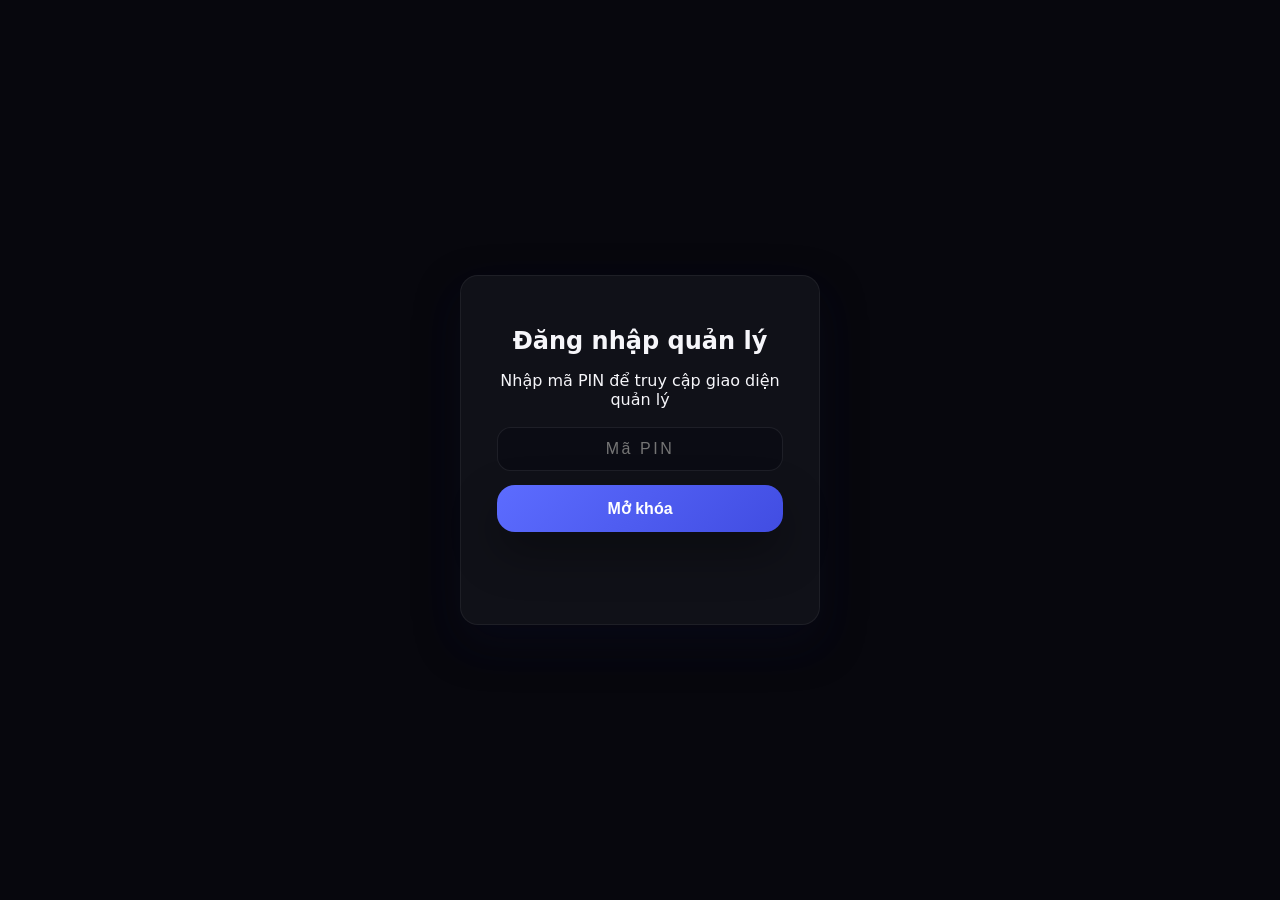
<file: cafe-order/manager.html>
<!DOCTYPE html>
<html lang="vi">
<head>
  <meta charset="UTF-8" />
  <meta name="viewport" content="width=device-width, initial-scale=1.0" />
  <title>Night Brew Cafe · Quản lý</title>
  <link rel="stylesheet" href="assets/css/style.css" />
</head>
<body class="dark admin manager-page">
  <div class="toast-stack" id="toastStack"></div>

  <div class="pin-overlay" id="pinGate">
    <div class="pin-card">
      <h2>Đăng nhập quản lý</h2>
      <p>Nhập mã PIN để truy cập giao diện quản lý</p>
      <form id="pinForm">
        <input type="password" id="pinInput" placeholder="Mã PIN" autocomplete="off" required />
        <button type="submit" class="primary-btn">Mở khóa</button>
        <p class="pin-error" id="pinError"></p>
      </form>
    </div>
  </div>

  <div class="page admin-page is-hidden" id="managerApp">
    <header class="admin-header manager-header">
      <div>
        <h1>Night Brew Cafe · Quản lý</h1>
        <p>Theo dõi đơn hàng, quản lý menu và thống kê</p>
      </div>
    </header>

    <nav class="manager-tabs" id="managerTabs">
      <button class="tab-btn active" data-panel="orders">Đơn hàng</button>
      <button class="tab-btn" data-panel="menu">Menu</button>
      <button class="tab-btn" data-panel="stats">Thống kê</button>
    </nav>

    <main class="manager-panels">
      <section class="tab-panel active" id="ordersPanel">
        <div class="panel-header">
          <div class="refresh-controls">
            <button class="chip" id="managerRefreshBtn">🔄 Làm mới</button>
            <span class="timestamp">Cập nhật: <span id="managerLastUpdated">--</span></span>
          </div>
          <div class="admin-filters" id="managerDateFilters">
            <button class="chip active" data-range="today">Hôm nay</button>
            <button class="chip" data-range="all">Xem tất cả</button>
          </div>
          <div class="admin-filters" id="managerStatusFilters">
            <button class="chip active" data-status="all">Tất cả</button>
            <button class="chip" data-status="new">Mới</button>
            <button class="chip" data-status="making">Đang pha</button>
            <button class="chip" data-status="done">Hoàn thành</button>
            <button class="chip" data-status="cancelled">Đã hủy</button>
          </div>
        </div>
        <div class="admin-layout">
          <section class="orders-list" id="managerOrdersList">
            <div class="empty">Đang tải đơn...</div>
          </section>
          <aside class="order-detail" id="managerOrderDetail">
            <div class="empty">Chọn một đơn để xem chi tiết</div>
          </aside>
        </div>
      </section>

      <section class="tab-panel" id="menuPanel">
        <div class="manager-section">
          <div class="section-header">
            <div>
              <h2>Quản lý menu</h2>
              <p>Thêm, chỉnh sửa, kích hoạt hoặc ẩn món</p>
            </div>
            <button id="autoPopularBtn" type="button" class="ghost-btn btn-small">
              🔥 Cập nhật Popular tự động
            </button>
          </div>
          <form id="productForm" class="product-form">
            <div class="form-grid">
              <div class="form-field">
                <label for="productName">Tên món</label>
                <input type="text" id="productName" required placeholder="Ví dụ: Cold Brew" />
              </div>
              <div class="form-field">
                <label for="productPrice">Giá (VND)</label>
                <input type="number" id="productPrice" required min="0" step="1000" />
              </div>
              <div class="form-field">
                <label for="productCategory">Loại</label>
                <input type="text" id="productCategory" required placeholder="coffee / tea / cake..." />
              </div>
              <div class="form-field">
                <label for="productDescription">Mô tả ngắn</label>
                <textarea id="productDescription" rows="2" placeholder="Mô tả (tuỳ chọn)"></textarea>
              </div>
              <div class="form-field checkbox-field">
                <label>
                  <input type="checkbox" id="productIsActive" checked /> Đang bán
                </label>
              </div>
            </div>
            <div class="form-actions">
              <button type="submit" class="primary-btn" id="productSubmitBtn">Thêm món</button>
              <button type="button" class="secondary-btn is-hidden" id="cancelEditBtn">Hủy chỉnh sửa</button>
            </div>
          </form>
        </div>

        <div class="manager-section">
          <h3>Danh sách món</h3>
          <div class="product-list" id="productsList">
            <div class="empty">Đang tải menu...</div>
          </div>
        </div>
      </section>

      <section class="tab-panel" id="statsPanel">
        <div class="manager-section">
          <div class="section-header">
            <div>
              <h2>📊 Thống kê</h2>
              <p>Chọn phạm vi thời gian để xem số liệu tổng quan</p>
            </div>
          </div>
          <div class="stat-filter" id="statFilterControls">
            <label for="statRange">Phạm vi:</label>
            <select id="statRange">
              <option value="today">Hôm nay</option>
              <option value="day">Chọn ngày</option>
              <option value="month">Theo tháng</option>
              <option value="year">Theo năm</option>
              <option value="all">Tất cả</option>
            </select>
            <input type="date" id="statDate" style="display: none" aria-label="Chọn ngày" />
            <input type="month" id="statMonth" style="display: none" aria-label="Chọn tháng" />
            <input
              type="number"
              id="statYear"
              style="display: none"
              min="2020"
              max="2100"
              step="1"
              placeholder="2024"
              aria-label="Nhập năm"
            />
            <button class="primary-btn" id="calcStatsBtn">Tính thống kê</button>
          </div>
          <p class="stat-error" id="statError" aria-live="polite"></p>
          <div class="stat-result is-hidden" id="statResult">
            <p class="stat-summary" id="statSummary">Phạm vi: --</p>
            <div class="stats-grid">
              <div class="stat-card">
                <span class="stat-label">Tổng đơn</span>
                <span class="stat-value" id="totalOrders">0</span>
              </div>
              <div class="stat-card">
                <span class="stat-label">Doanh thu</span>
                <span class="stat-value" id="totalRevenue">0₫</span>
              </div>
              <div class="stat-card">
                <span class="stat-label">Trung bình/đơn</span>
                <span class="stat-value" id="avgOrderValue">0₫</span>
              </div>
            </div>
            <div class="manager-section">
              <h3>Phân bổ trạng thái</h3>
              <ul id="statusBreakdown" class="status-breakdown"></ul>
            </div>
          </div>
        </div>
      </section>
    </main>
    <section class="debug-panel is-hidden" id="debugPanel">
      <h3>Debug / System Info</h3>
      <p class="debug-hint">Nhấn Ctrl+D (hoặc Alt+D) để bật/tắt khu vực này.</p>
      <div id="debugContent">
        <p>Chưa có dữ liệu.</p>
      </div>
    </section>
  </div>

  <script src="assets/js/config.js"></script>
  <script src="assets/js/manager.js"></script>
</body>
</html>
</file>
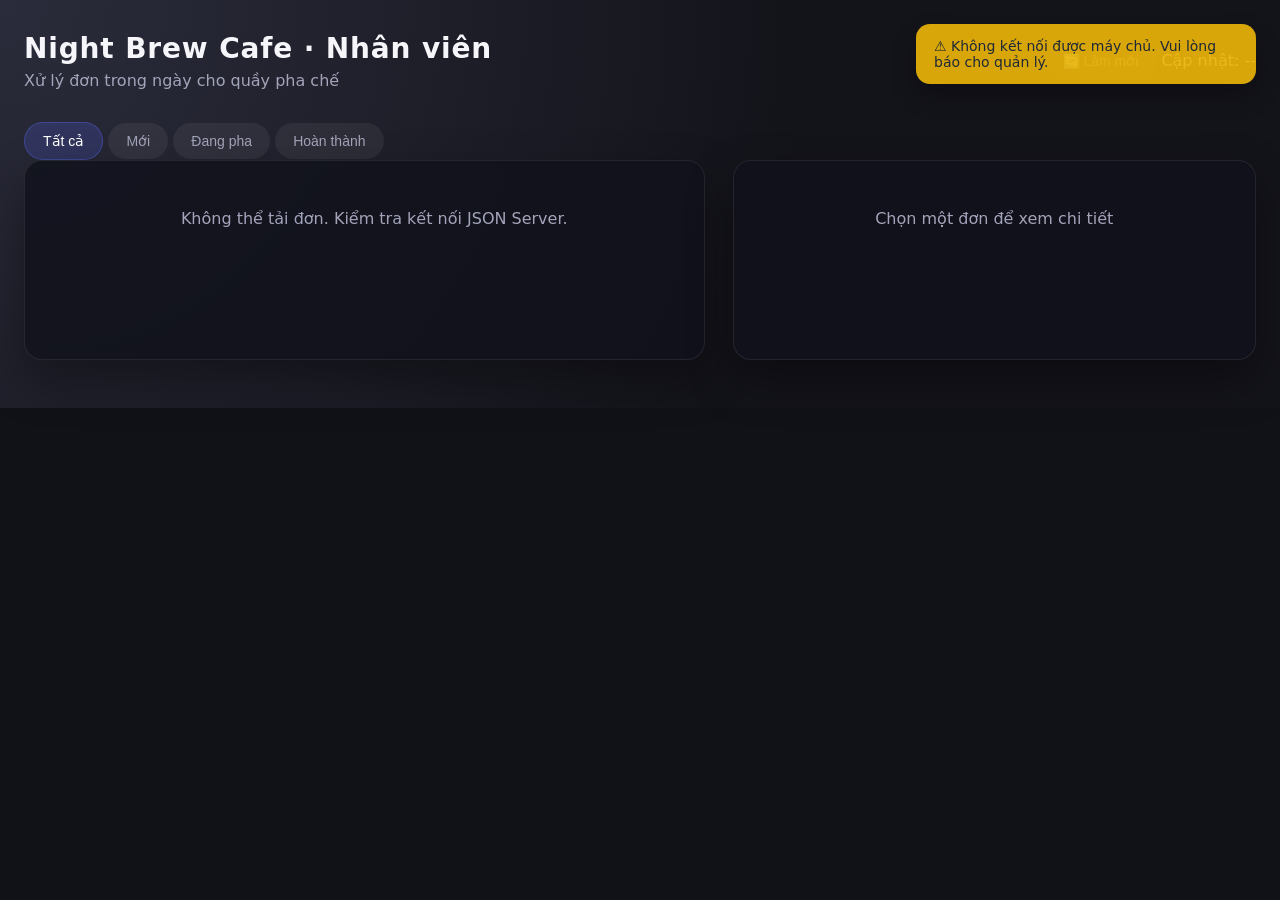
<file: cafe-order/staff.html>
<!DOCTYPE html>
<html lang="vi">
<head>
  <meta charset="UTF-8" />
  <meta name="viewport" content="width=device-width, initial-scale=1.0" />
  <title>Night Brew Cafe · Màn hình nhân viên</title>
  <link rel="stylesheet" href="assets/css/style.css" />
</head>
<body class="dark admin staff-page">
  <div class="toast-stack" id="toastStack"></div>
  <div class="page admin-page">
    <header class="admin-header">
      <div>
        <h1>Night Brew Cafe · Nhân viên</h1>
        <p>Xử lý đơn trong ngày cho quầy pha chế</p>
      </div>
      <div class="refresh-controls">
        <button class="chip" id="staffRefreshBtn">🔄 Làm mới</button>
        <span class="timestamp">Cập nhật: <span id="staffLastUpdated">--</span></span>
      </div>
    </header>

    <div class="admin-filters" id="staffStatusFilters">
      <button class="chip active" data-status="all">Tất cả</button>
      <button class="chip" data-status="new">Mới</button>
      <button class="chip" data-status="making">Đang pha</button>
      <button class="chip" data-status="done">Hoàn thành</button>
    </div>

    <main class="admin-layout">
      <section class="orders-list" id="staffOrdersList">
        <div class="empty">Đang tải đơn hôm nay...</div>
      </section>
      <aside class="order-detail" id="staffOrderDetail">
        <div class="empty">Chọn một đơn để xem chi tiết</div>
      </aside>
    </main>
  </div>

  <script src="assets/js/config.js"></script>
  <script src="assets/js/staff.js"></script>
</body>
</html>
</file>
<file: cafe-order/assets/css/style.css>
:root {
  color-scheme: dark;
  --bg-gradient: radial-gradient(circle at top left, #2b2c3b, #13131a 60%);
  --card-bg: rgba(33, 34, 44, 0.85);
  --card-border: rgba(255, 255, 255, 0.08);
  --primary: #5c6cff;
  --primary-dark: #414de2;
  --text: #f6f6fa;
  --text-muted: #a3a3ba;
  --success: #4ad594;
  --warning: #ffb648;
  --danger: #ff6f6f;
  --accent-note: #facc15;
  --status-new: #1d4ed8;
  --status-making: #f59e0b;
  --status-done: #10b981;
  --status-cancelled: #4b5563;
  --status-cancelled-text: #d1d5db;
  --radius-large: 18px;
  --radius-medium: 14px;
  --radius-small: 10px;
  --shadow-soft: 0 20px 45px rgba(0, 0, 0, 0.35);
  --shadow-card: 0 12px 25px rgba(0, 0, 0, 0.28);
  font-family: 'Inter', 'Segoe UI', system-ui, -apple-system, sans-serif;
}

* {
  box-sizing: border-box;
}

html,
body {
  margin: 0;
  padding: 0;
  min-height: 100%;
  background: #111118;
  color: var(--text);
}

body.dark {
  background: var(--bg-gradient);
}

.page {
  max-width: 1200px;
  margin: 0 auto;
  padding: 32px 24px 48px;
}

.toast-stack {
  position: fixed;
  top: 24px;
  right: 24px;
  display: grid;
  gap: 12px;
  z-index: 1200;
  pointer-events: none;
}

.toast {
  min-width: 260px;
  max-width: 340px;
  padding: 14px 18px;
  border-radius: var(--radius-medium);
  background: rgba(33, 34, 44, 0.92);
  color: var(--text);
  box-shadow: var(--shadow-card);
  opacity: 0;
  transform: translateY(-16px);
  transition: opacity 0.25s ease, transform 0.25s ease;
  font-size: 14px;
  pointer-events: all;
}

.toast.visible {
  opacity: 1;
  transform: translateY(0);
}

.toast.success {
  background: rgba(16, 185, 129, 0.92);
  color: #042f2e;
}

.toast.error {
  background: rgba(239, 68, 68, 0.92);
  color: #fff;
}

.toast.warning {
  background: rgba(234, 179, 8, 0.92);
  color: #1f2937;
}

.toast.info {
  background: rgba(59, 130, 246, 0.92);
  color: #f8fafc;
}

.app-header,
.admin-header {
  display: flex;
  flex-wrap: wrap;
  align-items: center;
  justify-content: space-between;
  gap: 24px;
  margin-bottom: 32px;
}

.logo-block {
  display: flex;
  align-items: center;
  gap: 16px;
}

.logo {
  width: 56px;
  height: 56px;
  border-radius: 20px;
  display: grid;
  place-items: center;
  background: linear-gradient(140deg, rgba(92, 108, 255, 0.2), rgba(92, 108, 255, 0.05));
  font-size: 28px;
}

h1 {
  margin: 0;
  font-size: 28px;
  letter-spacing: 0.03em;
}

.app-header p,
.admin-header p {
  margin: 6px 0 0;
  color: var(--text-muted);
}

.order-type-toggle {
  display: flex;
  background: rgba(20, 21, 30, 0.75);
  border-radius: var(--radius-large);
  padding: 6px;
  border: 1px solid var(--card-border);
  box-shadow: var(--shadow-card);
}

.toggle-btn {
  border: none;
  background: transparent;
  color: var(--text-muted);
  padding: 10px 20px;
  border-radius: var(--radius-medium);
  font-size: 16px;
  cursor: pointer;
  transition: background 0.25s ease, color 0.25s ease;
}

.toggle-btn.active {
  background: var(--primary);
  color: #fff;
}

.table-input {
  display: none;
  flex-direction: column;
  gap: 8px;
  background: rgba(20, 21, 30, 0.8);
  border-radius: var(--radius-medium);
  padding: 14px 16px;
  border: 1px solid var(--card-border);
  min-width: 180px;
}

.table-input label {
  font-size: 13px;
  text-transform: uppercase;
  letter-spacing: 0.1em;
  color: var(--text-muted);
}

.table-input input {
  border: none;
  background: rgba(255, 255, 255, 0.05);
  color: var(--text);
  border-radius: var(--radius-small);
  padding: 10px 12px;
  font-size: 16px;
}

.layout {
  display: grid;
  grid-template-columns: minmax(0, 2fr) minmax(320px, 1fr);
  gap: 28px;
}

.menu-panel,
.cart-panel,
.orders-list,
.order-detail {
  background: rgba(17, 18, 27, 0.82);
  border-radius: var(--radius-large);
  border: 1px solid var(--card-border);
  box-shadow: var(--shadow-soft);
  padding: 24px;
  min-height: 200px;
}

.search-filter {
  display: flex;
  flex-direction: column;
  gap: 18px;
  margin-bottom: 24px;
}

.search-box {
  position: relative;
}

.search-box input {
  width: 100%;
  border: none;
  background: rgba(255, 255, 255, 0.05);
  color: var(--text);
  padding: 14px 16px 14px 48px;
  border-radius: var(--radius-large);
  font-size: 16px;
}

.search-box .icon {
  position: absolute;
  top: 50%;
  left: 18px;
  transform: translateY(-50%);
  font-size: 18px;
  color: var(--text-muted);
}

.category-filter {
  display: flex;
  flex-wrap: wrap;
  gap: 10px;
}

.chip {
  border: none;
  background: rgba(255, 255, 255, 0.06);
  color: var(--text-muted);
  border-radius: 999px;
  padding: 10px 18px;
  font-size: 14px;
  cursor: pointer;
  transition: background 0.25s ease, color 0.25s ease, transform 0.2s ease;
}

.chip:hover,
.toggle-btn:hover {
  transform: translateY(-1px);
}

.chip.active {
  background: rgba(92, 108, 255, 0.2);
  color: #fff;
  border: 1px solid rgba(92, 108, 255, 0.35);
}

.menu-grid {
  display: grid;
  grid-template-columns: repeat(auto-fill, minmax(180px, 1fr));
  gap: 18px;
}

.product-card {
  background: rgba(26, 27, 37, 0.9);
  border-radius: var(--radius-medium);
  border: 1px solid transparent;
  padding: 18px;
  display: flex;
  flex-direction: column;
  gap: 12px;
  cursor: pointer;
  transition: transform 0.25s ease, border 0.25s ease, box-shadow 0.25s ease;
}

.product-card:hover {
  transform: translateY(-4px);
  border-color: rgba(92, 108, 255, 0.35);
  box-shadow: 0 18px 30px rgba(0, 0, 0, 0.28);
}

.product-card h4 {
  margin: 0;
  font-size: 17px;
}

.product-card .price {
  font-weight: 600;
  color: var(--primary);
}

.product-card .desc {
  font-size: 13px;
  color: var(--text-muted);
  line-height: 1.5;
}

.cart-panel {
  display: flex;
  flex-direction: column;
  gap: 20px;
}

.cart-toggle {
  position: fixed;
  bottom: 24px;
  right: 24px;
  border: none;
  border-radius: 999px;
  background: var(--primary);
  color: #fff;
  font-size: 16px;
  padding: 14px 22px;
  display: none;
  align-items: center;
  gap: 10px;
  box-shadow: var(--shadow-soft);
  z-index: 1100;
  cursor: pointer;
  font-weight: 600;
}

.cart-toggle.has-items {
  background: linear-gradient(135deg, var(--primary), var(--primary-dark));
}

.cart-overlay {
  position: fixed;
  inset: 0;
  background: rgba(7, 7, 12, 0.72);
  backdrop-filter: blur(4px);
  opacity: 0;
  pointer-events: none;
  transition: opacity 0.3s ease;
  z-index: 80;
  display: none;
}

.cart-overlay.visible {
  opacity: 1;
  pointer-events: auto;
}

.cart-header {
  display: flex;
  align-items: center;
  justify-content: space-between;
}

.order-summary-line {
  font-size: 14px;
  color: var(--text-muted);
  background: rgba(255, 255, 255, 0.04);
  padding: 6px 12px;
  border-radius: var(--radius-small);
}

.order-summary-note {
  margin-top: 10px;
  font-size: 13px;
  color: var(--accent-note);
  font-weight: 500;
  display: none;
}

.cart-items {
  flex: 1;
  display: flex;
  flex-direction: column;
  gap: 16px;
  max-height: 320px;
  overflow-y: auto;
  padding-right: 4px;
}

.cart-item {
  background: rgba(23, 24, 34, 0.8);
  border-radius: var(--radius-medium);
  border: 1px solid rgba(255, 255, 255, 0.05);
  padding: 14px 16px;
  display: grid;
  gap: 10px;
}

.cart-item-header {
  display: flex;
  align-items: center;
  justify-content: space-between;
}

.cart-item-title {
  font-weight: 600;
}

.cart-item-note {
  font-size: 13px;
  color: var(--accent-note);
  font-weight: 500;
}

.cart-item-options {
  color: var(--text-muted);
  font-size: 13px;
  line-height: 1.5;
}

.cart-item-footer {
  display: flex;
  align-items: center;
  justify-content: space-between;
  gap: 12px;
}

.qty-control {
  display: inline-flex;
  align-items: center;
  gap: 10px;
  background: rgba(255, 255, 255, 0.04);
  padding: 8px 12px;
  border-radius: var(--radius-small);
}

.qty-control button {
  border: none;
  background: transparent;
  color: #fff;
  font-size: 18px;
  cursor: pointer;
}

.qty-control span {
  font-size: 15px;
  width: 24px;
  text-align: center;
}

.delete-btn {
  border: none;
  background: rgba(255, 111, 111, 0.12);
  color: var(--danger);
  border-radius: var(--radius-small);
  padding: 6px 10px;
  cursor: pointer;
  font-size: 13px;
}

.cart-total {
  background: rgba(255, 255, 255, 0.04);
  border-radius: var(--radius-medium);
  padding: 18px;
  display: grid;
  gap: 10px;
  font-size: 16px;
}

.cart-total .line {
  display: flex;
  align-items: center;
  justify-content: space-between;
}

.cart-total .total span:last-child {
  font-size: 20px;
  font-weight: 600;
  color: #fff;
}

.primary-btn {
  background: linear-gradient(135deg, var(--primary), var(--primary-dark));
  border: none;
  color: #fff;
  padding: 14px 20px;
  border-radius: var(--radius-large);
  font-size: 16px;
  font-weight: 600;
  cursor: pointer;
  box-shadow: var(--shadow-soft);
  transition: transform 0.25s ease, box-shadow 0.25s ease;
}

.primary-btn:hover {
  transform: translateY(-2px);
  box-shadow: 0 16px 35px rgba(92, 108, 255, 0.35);
}

.primary-btn:disabled {
  opacity: 0.4;
  cursor: not-allowed;
  box-shadow: none;
}

.cart-note textarea,
.option-group textarea {
  width: 100%;
  border-radius: var(--radius-small);
  border: 1px solid rgba(255, 255, 255, 0.04);
  background: rgba(255, 255, 255, 0.04);
  color: var(--text);
  padding: 12px;
  font-size: 15px;
  resize: vertical;
}

.option-group {
  display: grid;
  gap: 10px;
  margin-bottom: 18px;
}

.group-label {
  font-size: 13px;
  text-transform: uppercase;
  letter-spacing: 0.1em;
  color: var(--text-muted);
}

.option-row {
  display: flex;
  flex-wrap: wrap;
  gap: 12px;
  background: rgba(255, 255, 255, 0.04);
  padding: 12px;
  border-radius: var(--radius-medium);
}

.option-row label {
  display: flex;
  align-items: center;
  gap: 6px;
  font-size: 14px;
}

.option-row input[type="radio"] {
  accent-color: var(--primary);
}

.modal {
  position: fixed;
  inset: 0;
  display: none;
  align-items: center;
  justify-content: center;
  background: rgba(7, 7, 12, 0.75);
  backdrop-filter: blur(6px);
  z-index: 200;
  padding: 24px;
}

.modal[aria-hidden="false"] {
  display: flex;
}

.modal-content {
  background: rgba(18, 19, 27, 0.9);
  border-radius: var(--radius-large);
  width: min(420px, 90vw);
  padding: 28px;
  position: relative;
  border: 1px solid var(--card-border);
  box-shadow: var(--shadow-soft);
}

.modal-content h3 {
  margin-top: 0;
}

.close-btn {
  position: absolute;
  top: 16px;
  right: 16px;
  border: none;
  width: 36px;
  height: 36px;
  border-radius: 50%;
  background: rgba(255, 255, 255, 0.08);
  color: #fff;
  font-size: 20px;
  cursor: pointer;
}

.modal.success .modal-content {
  text-align: center;
}

.modal.success h3 {
  font-size: 24px;
  margin-bottom: 16px;
}

.modal.success .modal-body p {
  margin: 8px 0;
  font-size: 16px;
}

.feedback-message {
  display: none;
}

.modal.success .modal-body .table-line {
  color: var(--accent-note);
  font-weight: 600;
}

.modal.success .modal-body .feedback-message {
  margin-top: 12px;
  font-size: 15px;
  color: var(--danger);
}

.empty {
  color: var(--text-muted);
  text-align: center;
  padding: 24px 0;
}

/* Admin page */
.admin-page {
  max-width: 1300px;
}

.admin-layout {
  display: grid;
  grid-template-columns: minmax(0, 1.3fr) minmax(320px, 1fr);
  gap: 28px;
}

.orders-list {
  display: grid;
  gap: 16px;
  max-height: 70vh;
  overflow-y: auto;
  padding-right: 4px;
}

.order-card {
  background: rgba(25, 26, 36, 0.85);
  border-radius: var(--radius-medium);
  padding: 18px;
  border: 1px solid transparent;
  display: grid;
  gap: 12px;
  cursor: pointer;
  transition: border 0.2s ease, transform 0.2s ease;
}

.order-card:hover,
.order-card.active {
  border-color: rgba(92, 108, 255, 0.35);
  transform: translateY(-2px);
}

.order-card.highlight {
  border-color: rgba(92, 108, 255, 0.6);
  box-shadow: 0 0 0 2px rgba(92, 108, 255, 0.25);
  transform: translateY(-4px);
  background: rgba(59, 130, 246, 0.16);
  animation: highlightPulse 1.2s ease-in-out infinite alternate;
}

@keyframes highlightPulse {
  from {
    box-shadow: 0 0 0 2px rgba(92, 108, 255, 0.25);
  }
  to {
    box-shadow: 0 0 0 6px rgba(92, 108, 255, 0.1);
  }
}

.order-card .top-row {
  display: flex;
  justify-content: space-between;
  align-items: center;
}

.order-card .code {
  font-weight: 600;
  letter-spacing: 0.04em;
}

.status-badge {
  display: inline-flex;
  align-items: center;
  gap: 6px;
  padding: 6px 12px;
  border-radius: 999px;
  font-size: 13px;
  text-transform: uppercase;
  letter-spacing: 0.08em;
  font-weight: 600;
}

.status-badge.new {
  background: var(--status-new);
  color: #fff;
}

.status-badge.making {
  background: var(--status-making);
  color: #111827;
}

.status-badge.done {
  background: var(--status-done);
  color: #f8fafc;
}

.status-badge.cancelled {
  background: var(--status-cancelled);
  color: var(--status-cancelled-text);
}

.order-card .meta {
  display: flex;
  flex-wrap: wrap;
  gap: 10px 20px;
  font-size: 13px;
  color: var(--text-muted);
}

.order-detail {
  display: flex;
  flex-direction: column;
  gap: 18px;
  max-height: 70vh;
}

.order-detail h2 {
  margin: 0;
  font-size: 20px;
}

.order-items {
  display: grid;
  gap: 16px;
  background: rgba(22, 23, 32, 0.72);
  padding: 16px;
  border-radius: var(--radius-medium);
  border: 1px solid rgba(255, 255, 255, 0.04);
  max-height: 320px;
  overflow-y: auto;
}

.order-item {
  display: grid;
  gap: 6px;
  padding-bottom: 12px;
  border-bottom: 1px solid rgba(255, 255, 255, 0.04);
}

.order-item:last-child {
  border-bottom: none;
}

.order-item .name {
  font-weight: 600;
}

.order-item .options {
  font-size: 13px;
  color: var(--text-muted);
}

.order-item .note {
  font-size: 13px;
}

.accent-note {
  color: var(--accent-note);
  font-weight: 600;
}

.order-note {
  background: rgba(250, 204, 21, 0.12);
  border-radius: var(--radius-medium);
  padding: 12px 16px;
  line-height: 1.5;
}

.order-actions {
  display: flex;
  gap: 12px;
}

.order-actions .primary-btn {
  flex: 1;
}

@media (max-width: 1024px) {
  .page {
    padding: 28px 20px 48px;
  }

  .layout {
    grid-template-columns: minmax(0, 1.4fr) minmax(280px, 1fr);
    gap: 22px;
  }

  .admin-layout {
    grid-template-columns: minmax(0, 1.1fr) minmax(300px, 1fr);
    gap: 22px;
  }

  .menu-grid {
    grid-template-columns: repeat(auto-fill, minmax(160px, 1fr));
  }
}

@media (max-width: 820px) {
  body {
    overflow-x: hidden;
  }

  .layout {
    display: block;
  }

  .menu-panel {
    margin-bottom: 16px;
  }

  .cart-panel {
    position: fixed;
    left: 0;
    right: 0;
    bottom: 0;
    transform: translateY(100%);
    transition: transform 0.35s ease;
    max-height: 75vh;
    border-radius: 28px 28px 0 0;
    padding-bottom: 28px;
    z-index: 100;
    overflow-y: auto;
    padding-top: 24px;
  }

  body.cart-open .cart-panel {
    transform: translateY(0);
  }

  .cart-items {
    max-height: none;
  }

  .cart-toggle {
    display: inline-flex;
  }

  .cart-overlay {
    display: block;
  }

  body.cart-open {
    overflow: hidden;
  }

  .page {
    padding-bottom: 120px;
  }

  .admin-layout {
    display: block;
  }

  .order-detail {
    margin-top: 20px;
  }
}

@media (max-width: 600px) {
  .page {
    padding: 24px 18px 40px;
  }

  .app-header,
  .admin-header {
    align-items: flex-start;
  }

  .menu-grid {
    grid-template-columns: repeat(auto-fill, minmax(150px, 1fr));
  }

  .toast-stack {
    left: 50%;
    right: auto;
    transform: translateX(-50%);
    width: min(90vw, 360px);
  }

  .toast {
    width: 100%;
    min-width: auto;
  }

  .modal-content {
    padding: 24px 22px;
  }
}

/* Manager & Staff split additions */
.is-hidden {
  display: none !important;
}

.pin-overlay {
  position: fixed;
  inset: 0;
  background: rgba(5, 6, 11, 0.82);
  display: flex;
  align-items: center;
  justify-content: center;
  z-index: 999;
}

.pin-card {
  background: rgba(18, 19, 27, 0.92);
  border-radius: var(--radius-large);
  padding: 32px 36px;
  max-width: 360px;
  width: min(90vw, 360px);
  text-align: center;
  box-shadow: 0 18px 45px rgba(8, 12, 32, 0.45);
  border: 1px solid rgba(255, 255, 255, 0.06);
}

.pin-card h2 {
  margin-bottom: 8px;
}

.pin-card form {
  display: grid;
  gap: 14px;
  margin-top: 18px;
}

.pin-card input {
  padding: 12px 14px;
  border-radius: var(--radius-medium);
  border: 1px solid rgba(255, 255, 255, 0.08);
  background: rgba(12, 13, 20, 0.9);
  color: #f8fafc;
  font-size: 16px;
  letter-spacing: 0.16em;
  text-align: center;
}

.pin-card input:disabled {
  opacity: 0.6;
}

.pin-card .pin-error {
  min-height: 20px;
  color: var(--accent-note);
  font-size: 13px;
}

.manager-tabs {
  margin-top: 20px;
  display: flex;
  flex-wrap: wrap;
  gap: 12px;
}

.tab-btn {
  padding: 10px 20px;
  border-radius: 999px;
  border: 1px solid rgba(255, 255, 255, 0.08);
  background: rgba(18, 20, 30, 0.8);
  color: #e2e8f0;
  cursor: pointer;
  transition: background 0.25s ease, color 0.25s ease, transform 0.2s ease;
  font-weight: 600;
  letter-spacing: 0.04em;
}

.tab-btn:hover {
  transform: translateY(-1px);
  background: rgba(59, 130, 246, 0.22);
}

.tab-btn.active {
  background: linear-gradient(135deg, rgba(92, 108, 255, 0.4), rgba(37, 99, 235, 0.45));
  border-color: rgba(93, 108, 255, 0.55);
  color: #fff;
}

.manager-panels {
  margin-top: 26px;
}

.manager-panels .tab-panel {
  display: none;
  animation: fadeIn 0.25s ease;
}

.manager-panels .tab-panel.active {
  display: block;
}

.panel-header {
  display: flex;
  flex-wrap: wrap;
  align-items: center;
  justify-content: space-between;
  gap: 16px;
  margin-bottom: 18px;
}

.panel-header .admin-filters {
  flex: 1;
  justify-content: flex-end;
}

.manager-section {
  background: rgba(20, 21, 30, 0.78);
  border-radius: var(--radius-medium);
  border: 1px solid rgba(255, 255, 255, 0.05);
  padding: 22px 24px;
  display: grid;
  gap: 18px;
  margin-bottom: 26px;
}

.manager-section h2,
.manager-section h3 {
  margin: 0;
}

.section-header {
  display: flex;
  align-items: flex-start;
  justify-content: space-between;
  gap: 16px;
}

.product-form {
  display: grid;
  gap: 16px;
}

.form-grid {
  display: grid;
  grid-template-columns: repeat(auto-fit, minmax(220px, 1fr));
  gap: 16px;
}

.form-field {
  display: grid;
  gap: 8px;
}

.form-field label {
  font-size: 13px;
  color: var(--text-muted);
  text-transform: uppercase;
  letter-spacing: 0.06em;
}

.form-field input,
.form-field textarea,
.form-field select {
  width: 100%;
  border-radius: var(--radius-medium);
  border: 1px solid rgba(255, 255, 255, 0.08);
  background: rgba(12, 13, 20, 0.9);
  color: #e2e8f0;
  font-size: 14px;
  padding: 12px 14px;
  transition: border 0.2s ease, box-shadow 0.2s ease;
}

.form-field textarea {
  resize: vertical;
}

.form-field input:focus,
.form-field textarea:focus,
.form-field select:focus {
  border-color: rgba(92, 108, 255, 0.6);
  box-shadow: 0 0 0 3px rgba(92, 108, 255, 0.18);
  outline: none;
}

.checkbox-field label {
  display: inline-flex;
  align-items: center;
  gap: 10px;
  font-size: 14px;
  text-transform: none;
  letter-spacing: normal;
  color: #f8fafc;
}

.form-actions {
  display: flex;
  flex-wrap: wrap;
  gap: 12px;
  justify-content: flex-end;
}

.secondary-btn,
.ghost-btn,
.danger-btn {
  border-radius: 999px;
  padding: 10px 20px;
  font-weight: 600;
  letter-spacing: 0.04em;
  transition: background 0.25s ease, color 0.25s ease, transform 0.2s ease;
  border: 1px solid transparent;
  cursor: pointer;
}

.secondary-btn {
  background: transparent;
  border-color: rgba(255, 255, 255, 0.16);
  color: #cbd5f5;
}

.secondary-btn:hover {
  background: rgba(59, 130, 246, 0.18);
  transform: translateY(-1px);
}

.ghost-btn {
  background: rgba(37, 99, 235, 0.12);
  border-color: rgba(37, 99, 235, 0.32);
  color: #dbeafe;
}

.ghost-btn:hover {
  background: rgba(59, 130, 246, 0.28);
}

.danger-btn {
  background: rgba(248, 113, 113, 0.16);
  border-color: rgba(248, 113, 113, 0.4);
  color: #fecaca;
}

.danger-btn:hover {
  background: rgba(248, 113, 113, 0.32);
}

.danger-btn:disabled {
  opacity: 0.5;
  cursor: not-allowed;
}

.product-list {
  display: grid;
  gap: 16px;
}

.product-row {
  display: flex;
  align-items: flex-start;
  justify-content: space-between;
  gap: 18px;
  background: rgba(22, 23, 32, 0.72);
  border-radius: var(--radius-medium);
  border: 1px solid rgba(255, 255, 255, 0.05);
  padding: 18px 20px;
}

.product-row .info {
  flex: 1;
  display: grid;
  gap: 10px;
}

.product-row h4 {
  margin: 0;
  font-size: 18px;
}

.product-row .meta {
  display: flex;
  flex-wrap: wrap;
  gap: 10px 16px;
  font-size: 13px;
  color: var(--text-muted);
}

.product-row .meta .price {
  font-weight: 600;
  color: #f8fafc;
}

.product-row .badge {
  display: inline-flex;
  align-items: center;
  padding: 4px 10px;
  border-radius: 999px;
  font-size: 12px;
  letter-spacing: 0.05em;
}

.product-row .badge.active {
  background: rgba(16, 185, 129, 0.22);
  color: #bbf7d0;
}

.product-row .badge.inactive {
  background: rgba(148, 163, 184, 0.18);
  color: #cbd5f5;
}

.product-row .desc {
  margin: 0;
  font-size: 13px;
  color: #cbd5f5;
}

.product-row .actions {
  display: flex;
  flex-direction: column;
  gap: 10px;
}

.stats-grid {
  display: grid;
  gap: 18px;
  grid-template-columns: repeat(auto-fit, minmax(220px, 1fr));
}

.stat-card {
  background: rgba(22, 23, 32, 0.75);
  border-radius: var(--radius-large);
  padding: 24px 26px;
  border: 1px solid rgba(255, 255, 255, 0.05);
  display: grid;
  gap: 12px;
}

.stat-label {
  font-size: 13px;
  text-transform: uppercase;
  letter-spacing: 0.08em;
  color: var(--text-muted);
}

.stat-value {
  font-size: 28px;
  font-weight: 700;
  color: #f8fafc;
}

@media (max-width: 900px) {
  .product-row {
    flex-direction: column;
    align-items: stretch;
  }

  .product-row .actions {
    flex-direction: row;
    justify-content: flex-end;
  }
}

@media (max-width: 640px) {
  .pin-card {
    padding: 28px 24px;
  }

  .manager-tabs {
    gap: 8px;
  }

  .tab-btn {
    padding: 8px 16px;
  }

  .panel-header {
    flex-direction: column;
    align-items: flex-start;
  }

  .panel-header .admin-filters {
    width: 100%;
    justify-content: flex-start;
  }

  .product-row {
    padding: 16px;
  }
}

@keyframes fadeIn {
  from {
    opacity: 0;
    transform: translateY(6px);
  }
  to {
    opacity: 1;
    transform: translateY(0);
  }
}

.app-shortcuts {
  display: flex;
  gap: 12px;
  align-items: center;
  flex-wrap: wrap;
}

.app-shortcuts .shortcut-link {
  font-size: 13px;
  color: #93c5fd;
  padding: 6px 12px;
  border-radius: 999px;
  border: 1px solid rgba(147, 197, 253, 0.35);
  text-decoration: none;
  transition: background 0.25s ease, transform 0.2s ease;
}

.app-shortcuts .shortcut-link:hover {
  background: rgba(59, 130, 246, 0.22);
  transform: translateY(-1px);
}

@media (max-width: 600px) {
  .app-shortcuts {
    width: 100%;
    justify-content: flex-start;
  }
}

/* Popular badges & manager refinements */
.product-card {
  position: relative;
}

.product-card .popular-badge {
  position: absolute;
  top: 14px;
  right: 14px;
  background: rgba(250, 204, 21, 0.18);
  border-radius: 999px;
  padding: 4px 10px;
  font-size: 12px;
  color: #facc15;
  border: 1px solid rgba(250, 204, 21, 0.4);
  box-shadow: 0 6px 16px rgba(250, 204, 21, 0.18);
}

.product-card .product-card-header {
  display: flex;
  align-items: baseline;
  justify-content: space-between;
  gap: 12px;
}

.product-card .product-card-header h4 {
  margin: 0;
}

#managerDateFilters {
  display: flex;
  gap: 10px;
}

#managerDateFilters .chip {
  background: rgba(37, 99, 235, 0.18);
  border-color: rgba(59, 130, 246, 0.35);
  color: #bfdbfe;
}

#managerDateFilters .chip.active {
  background: rgba(59, 130, 246, 0.3);
  color: #ffffff;
}

.debug-panel {
  margin-top: 28px;
  background: rgba(12, 13, 21, 0.78);
  border: 1px dashed rgba(148, 163, 184, 0.45);
  border-radius: var(--radius-medium);
  padding: 18px 22px;
  color: #cbd5f5;
  font-size: 13px;
}

.debug-panel h3 {
  margin: 0 0 8px;
  font-size: 16px;
  text-transform: uppercase;
  letter-spacing: 0.08em;
}

.debug-panel ul {
  margin: 10px 0;
  padding-left: 18px;
  display: grid;
  gap: 4px;
}

.debug-panel .debug-warning {
  color: #fbbf24;
  margin: 8px 0 0;
}

.debug-panel .debug-hint {
  color: var(--text-muted);
  margin: 0;
  font-size: 12px;
}

@media (max-width: 900px) {
  .panel-header {
    gap: 12px;
  }

  #managerDateFilters,
  #managerStatusFilters {
    width: 100%;
    justify-content: flex-start;
  }
}
</file>
